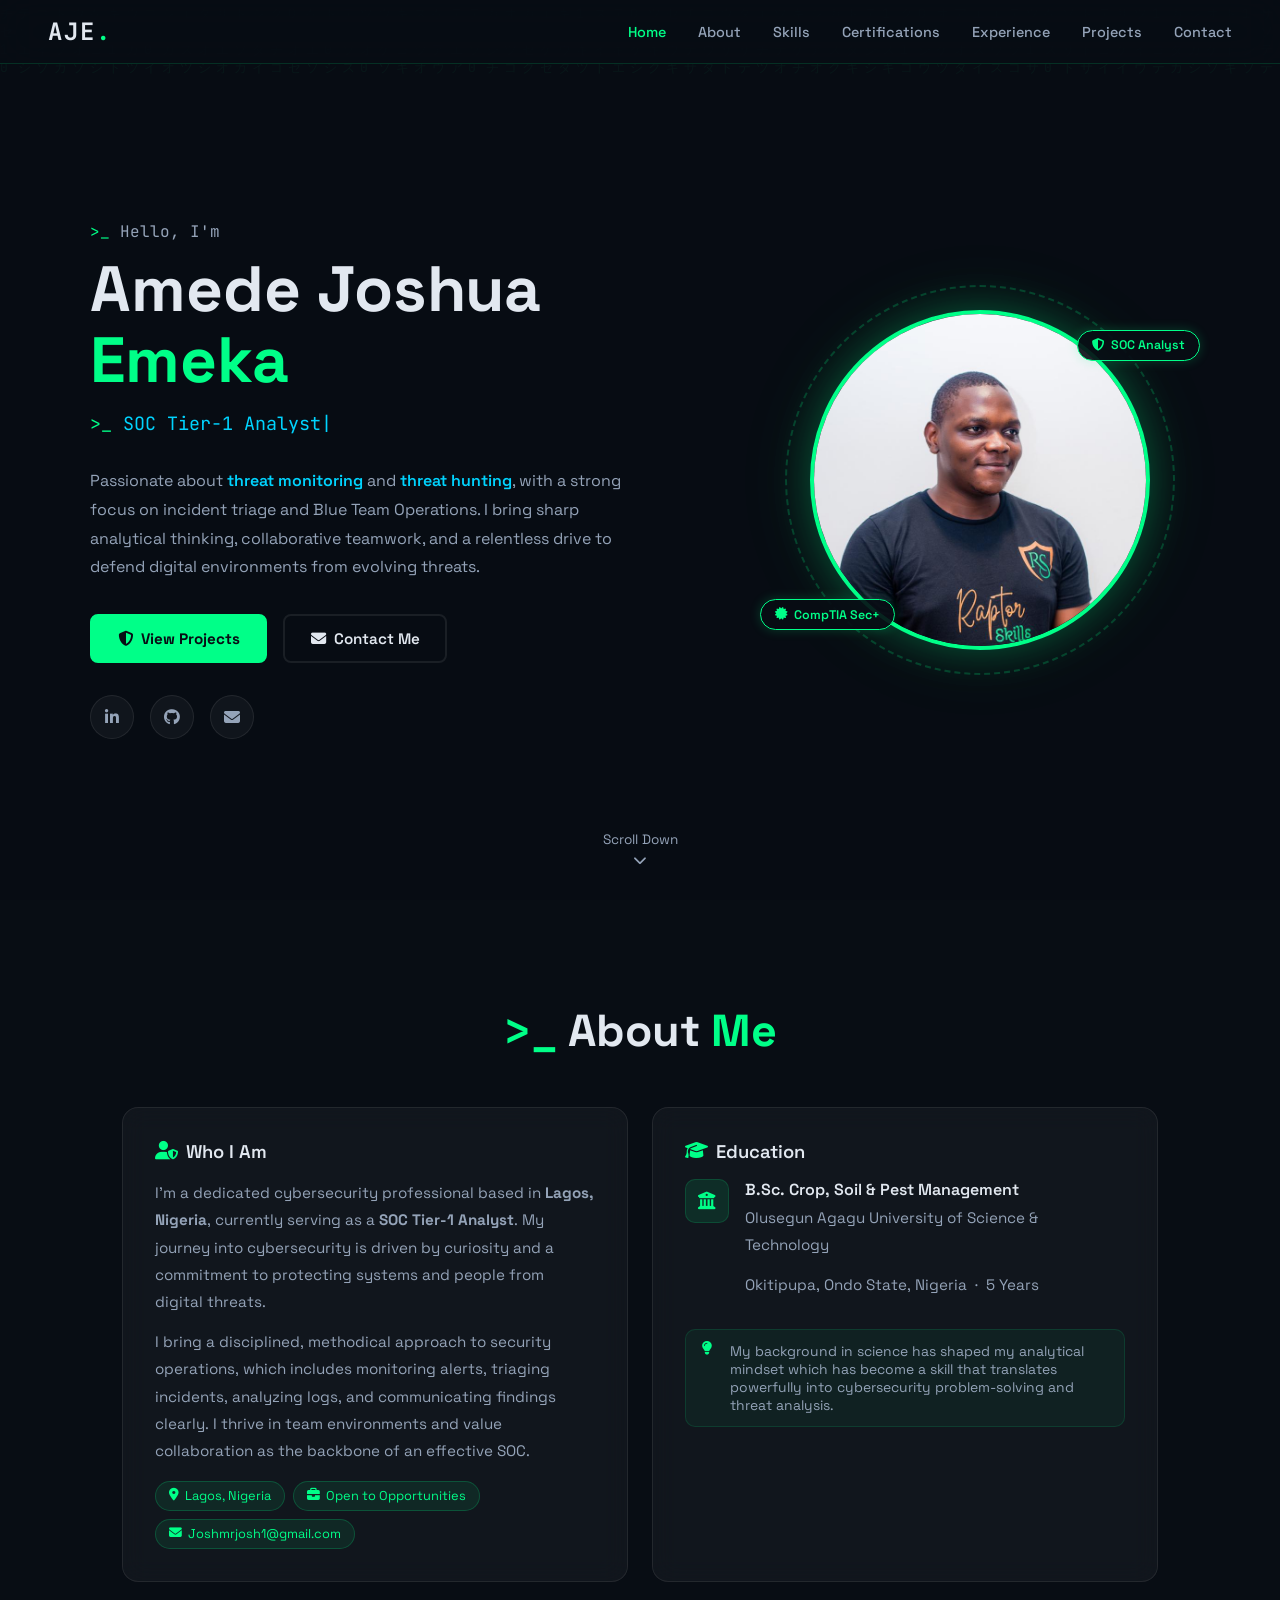
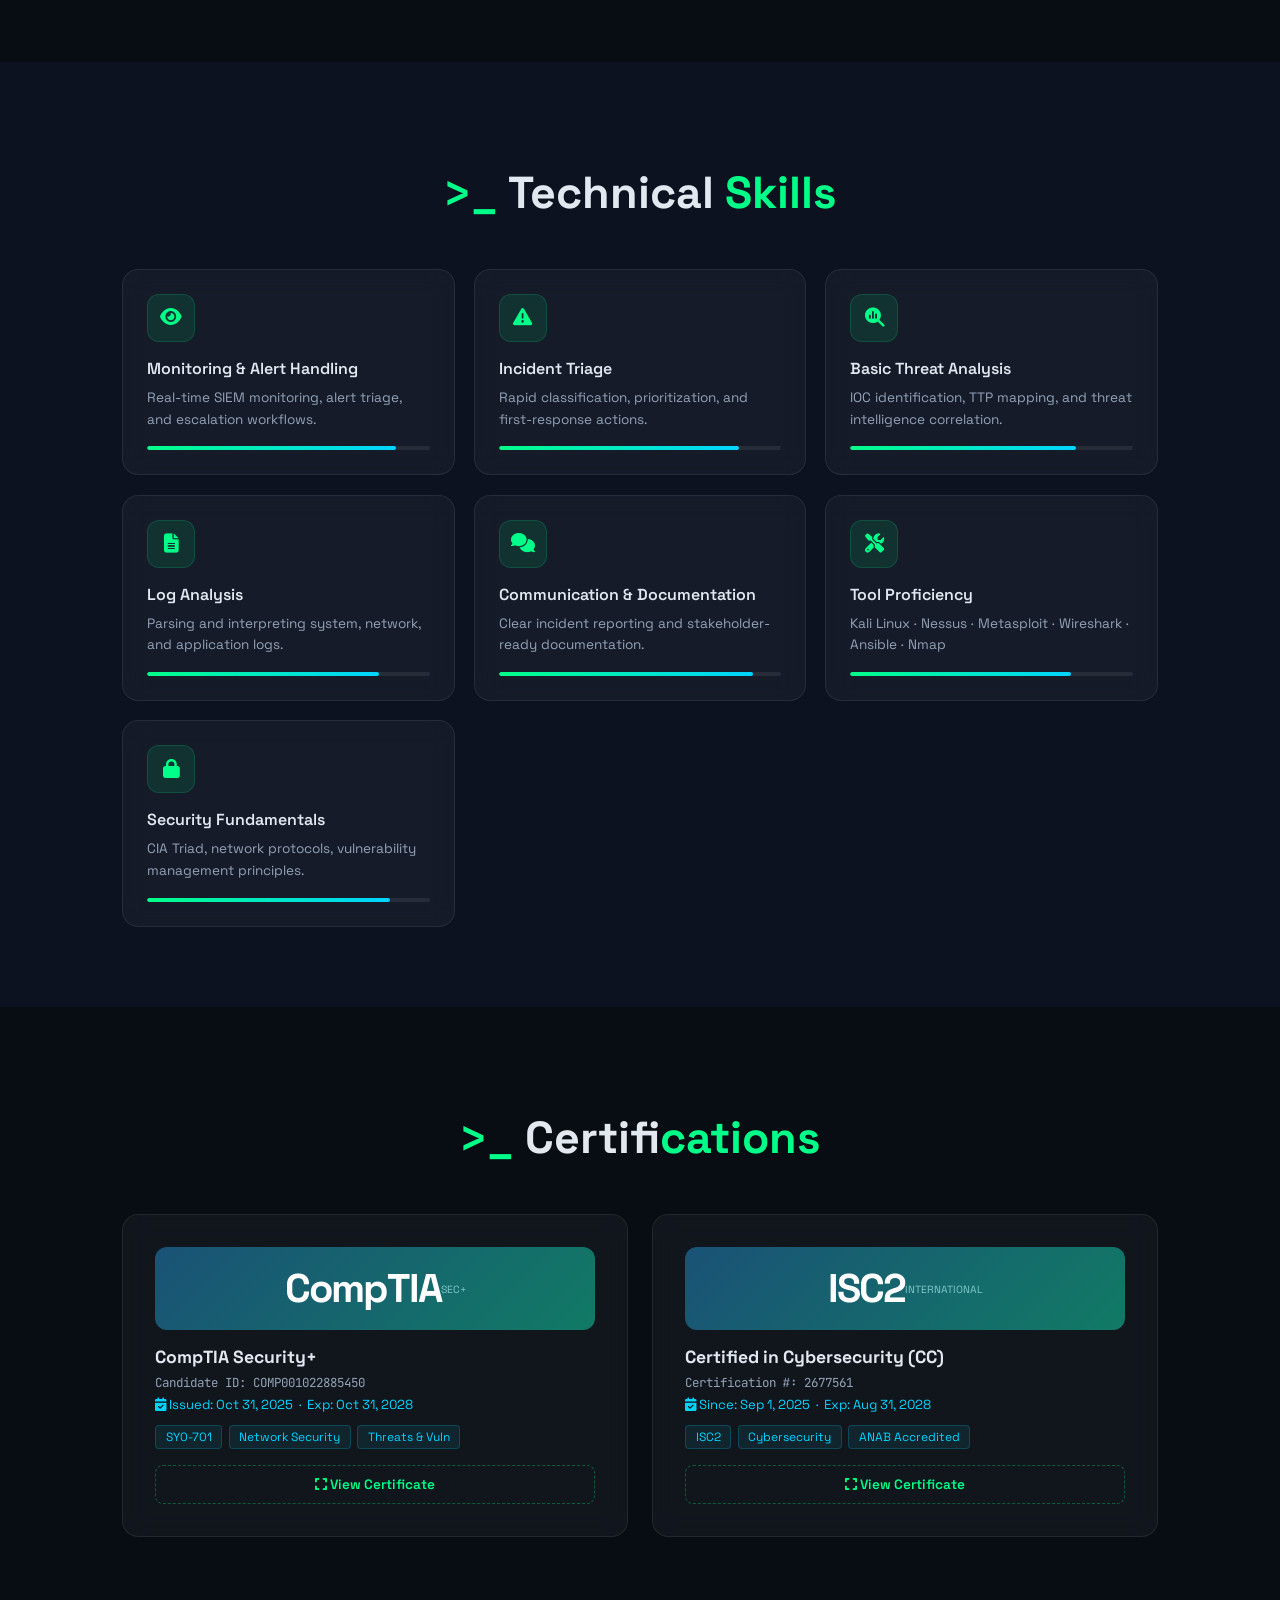
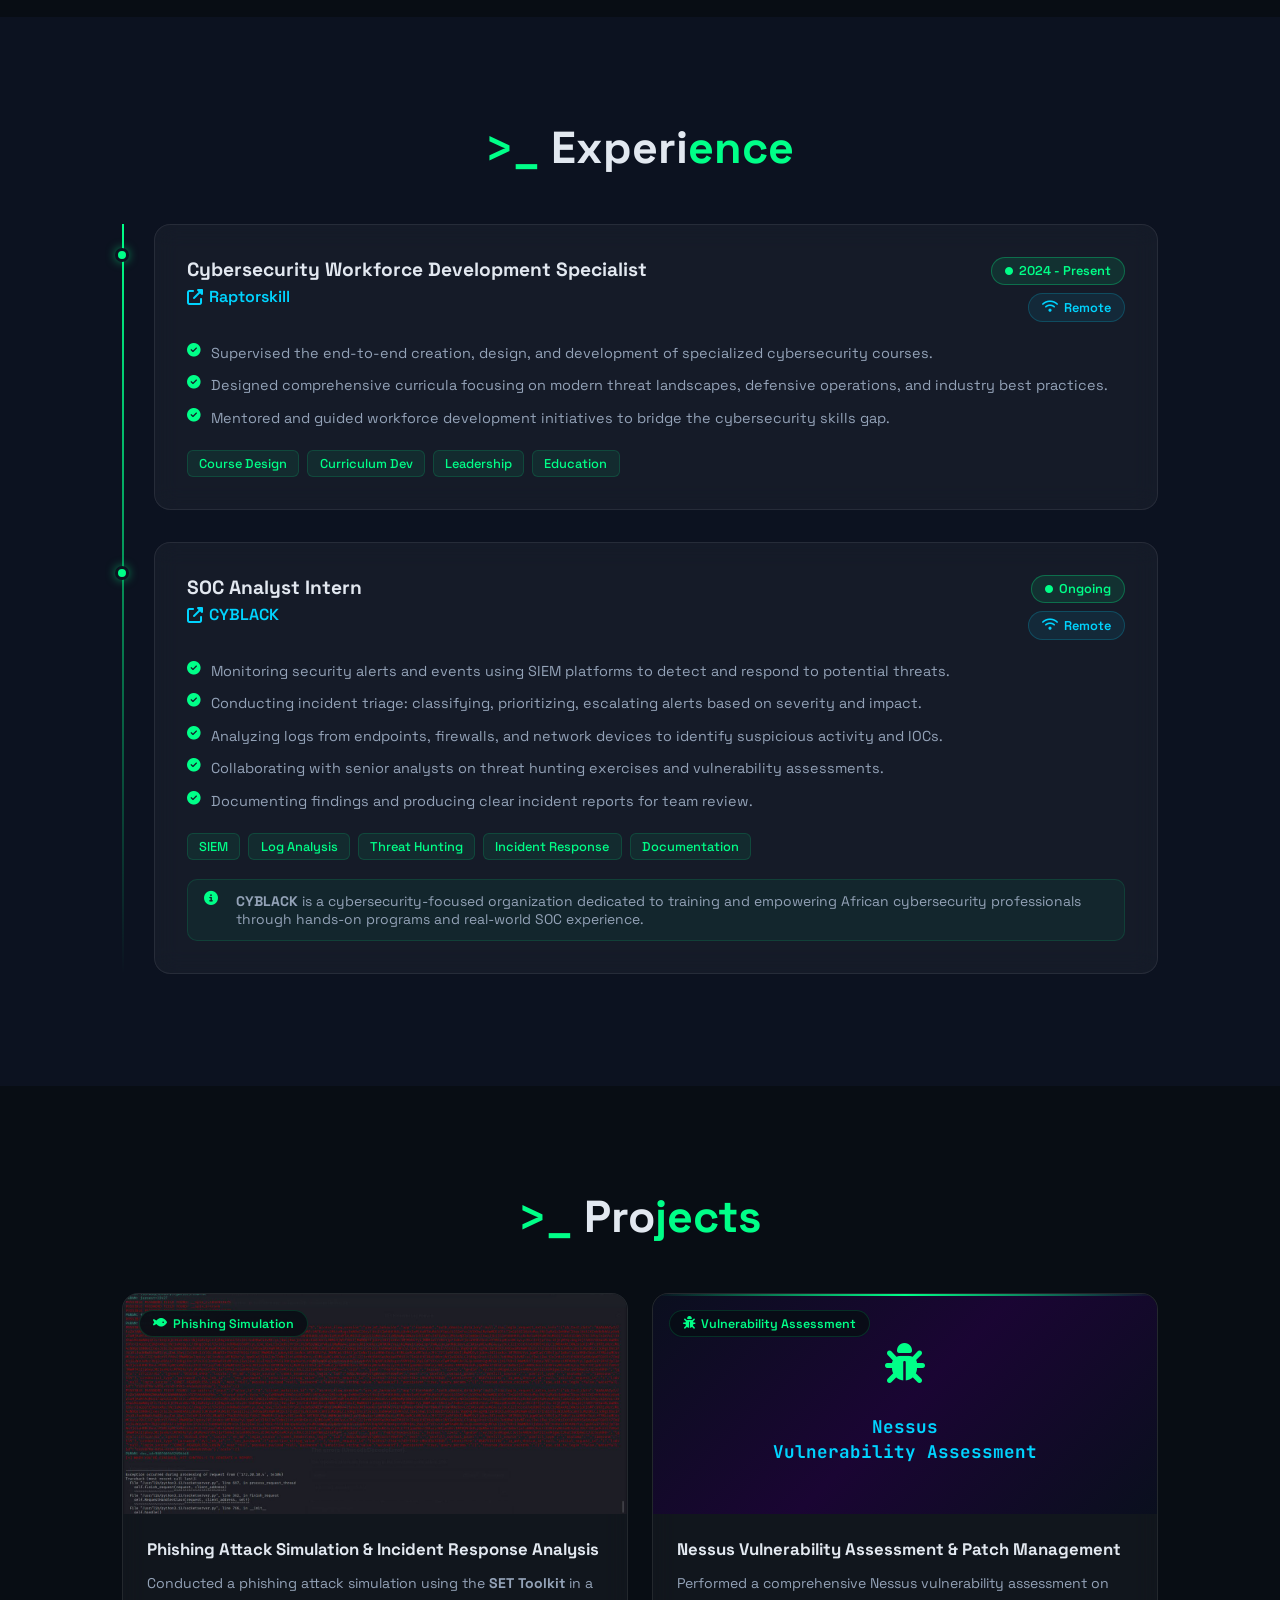
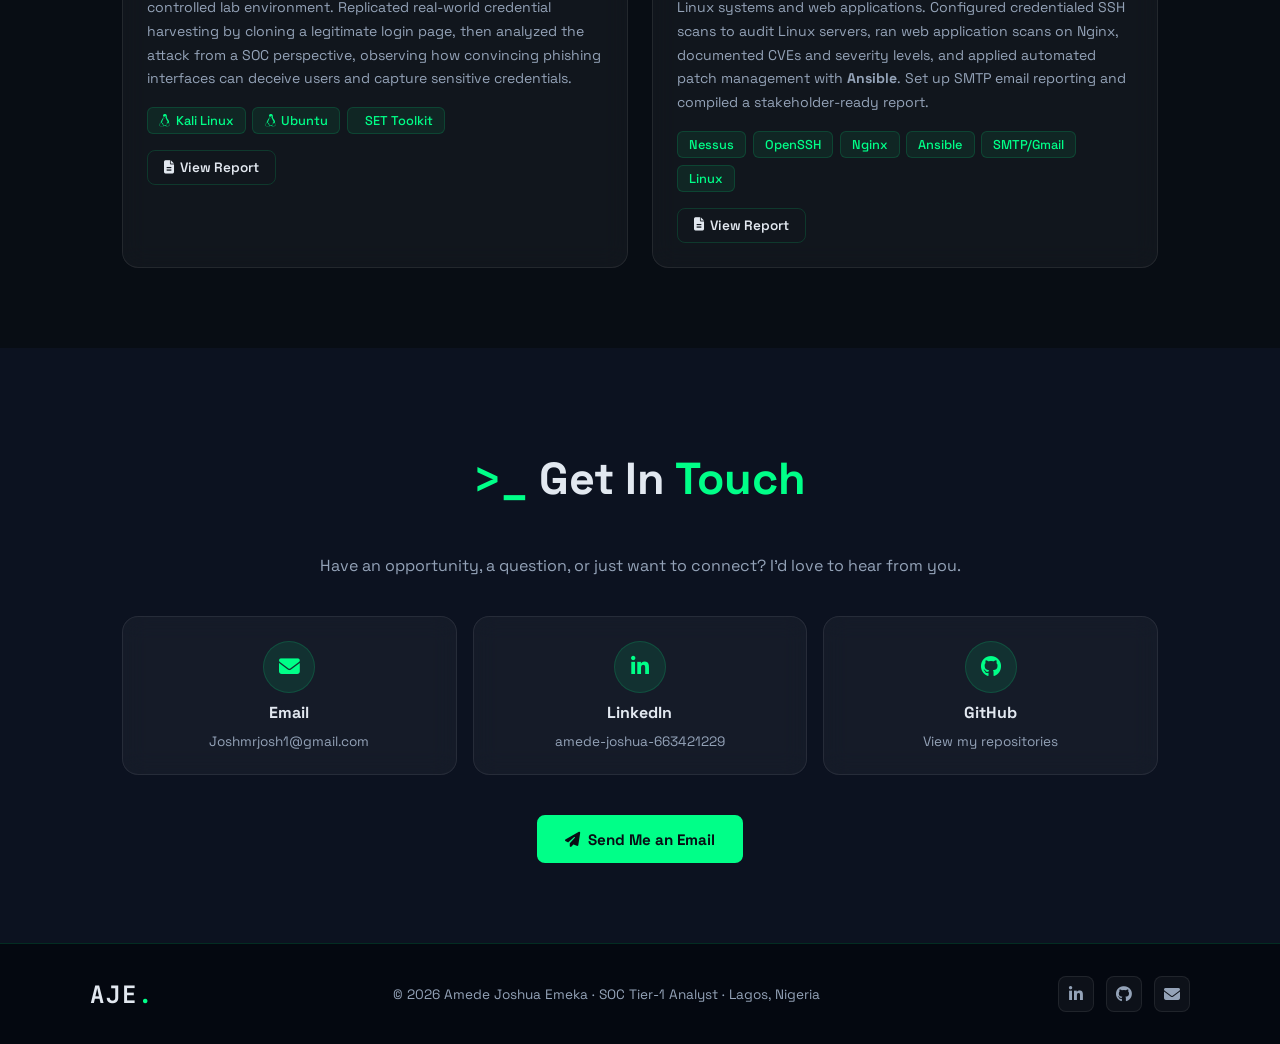
<file: index.html>
<!DOCTYPE html>
<html lang="en">
<head>
<meta charset="UTF-8">
<meta name="viewport" content="width=device-width, initial-scale=1.0">
<title>Amede Joshua Emeka | SOC Tier-1 Analyst</title>
<meta name="description" content="Cybersecurity professional specializing in threat monitoring, incident triage, and SOC operations. CompTIA Security+ and ISC2 CC certified.">
<link rel="preconnect" href="https://fonts.googleapis.com">
<link href="https://fonts.googleapis.com/css2?family=JetBrains+Mono:wght@400;700&family=Space+Grotesk:wght@300;400;500;600;700&display=swap" rel="stylesheet">
<link rel="stylesheet" href="https://cdnjs.cloudflare.com/ajax/libs/font-awesome/6.5.0/css/all.min.css">
<link rel="stylesheet" href="style.css">
</head>
<body>
<canvas id="matrix-canvas"></canvas>

<!-- NAV -->
<nav id="navbar">
  <a href="#home" class="nav-logo">AJE<span>.</span></a>
  <ul class="nav-links">
    <li><a href="#home">Home</a></li>
    <li><a href="#about">About</a></li>
    <li><a href="#skills">Skills</a></li>
    <li><a href="#certs">Certifications</a></li>
    <li><a href="#experience">Experience</a></li>
    <li><a href="#projects">Projects</a></li>
    <li><a href="#contact">Contact</a></li>
  </ul>
  <button class="hamburger" id="hamburger" aria-label="Menu">
    <span></span><span></span><span></span>
  </button>
</nav>

<!-- HERO -->
<section id="home" class="hero">
  <div class="hero-content">
    <div class="hero-text">
      <div class="hero-greeting">
        <span class="terminal-prefix">&gt;_ </span>Hello, I'm
      </div>
      <h1 class="hero-name">Amede Joshua<br><span class="accent">Emeka</span></h1>
      <div class="hero-role">
        <span class="terminal-prefix">&gt;_ </span>
        <span id="typed-text"></span><span class="cursor-blink">|</span>
      </div>
      <p class="hero-bio">
        Passionate about <span class="highlight">threat monitoring</span> and <span class="highlight">threat hunting</span>, 
        with a strong focus on incident triage and Blue Team Operations. I bring sharp analytical thinking, 
        collaborative teamwork, and a relentless drive to defend digital environments from evolving threats.
      </p>
      <div class="hero-buttons">
        <a href="#projects" class="btn-primary"><i class="fas fa-shield-halved"></i> View Projects</a>
        <a href="mailto:Joshmrjosh1@gmail.com" class="btn-secondary"><i class="fas fa-envelope"></i> Contact Me</a>
      </div>
      <div class="hero-socials">
        <a href="https://www.linkedin.com/in/amede-joshua-663421229" target="_blank" class="social-link" title="LinkedIn">
          <i class="fab fa-linkedin-in"></i>
        </a>
        <a href="https://github.com" target="_blank" class="social-link" title="GitHub">
          <i class="fab fa-github"></i>
        </a>
        <a href="mailto:Joshmrjosh1@gmail.com" class="social-link" title="Email">
          <i class="fas fa-envelope"></i>
        </a>
      </div>
    </div>
    <div class="hero-image-wrap"> 
      <div class="hex-ring"></div>
      <div class="profile-glow"></div>
      <img src="./photos/port1.jpeg" alt="Amede Joshua Emeka" class="profile-img" id="profile-img">
      <div class="badge-chip top-right"><i class="fas fa-shield-halved"></i> SOC Analyst</div>
      <div class="badge-chip bottom-left"><i class="fas fa-certificate"></i> CompTIA Sec+</div>
    </div>
  </div>
  <a href="#about" class="scroll-down">
    <span>Scroll Down</span>
    <i class="fas fa-chevron-down bounce"></i>
  </a>
</section>

<!-- ABOUT -->
<section id="about" class="section">
  <div class="container">
    <h2 class="section-title"><span class="terminal-prefix">&gt;_</span> About <span class="accent">Me</span></h2>
    <div class="about-grid">
      <div class="about-card glass">
        <h3><i class="fas fa-user-shield accent-icon"></i> Who I Am</h3>
        <p>I'm a dedicated cybersecurity professional based in <strong>Lagos, Nigeria</strong>, currently serving as a 
        <strong>SOC Tier-1 Analyst</strong>. My journey into cybersecurity is driven by curiosity and a 
        commitment to protecting systems and people from digital threats.</p>
        <p>I bring a disciplined, methodical approach to security operations, which includes monitoring alerts, triaging incidents, 
        analyzing logs, and communicating findings clearly. I thrive in team environments and value collaboration 
        as the backbone of an effective SOC.</p>
        <div class="info-chips">
          <span class="chip"><i class="fas fa-map-marker-alt"></i> Lagos, Nigeria</span>
          <span class="chip"><i class="fas fa-briefcase"></i> Open to Opportunities</span>
          <span class="chip"><i class="fas fa-envelope"></i> Joshmrjosh1@gmail.com</span>
        </div>
      </div>
      <div class="about-card glass">
        <h3><i class="fas fa-graduation-cap accent-icon"></i> Education</h3>
        <div class="edu-item">
          <div class="edu-icon"><i class="fas fa-university"></i></div>
          <div class="edu-info">
            <h4>B.Sc. Crop, Soil & Pest Management</h4>
            <p class="edu-school">Olusegun Agagu University of Science & Technology</p>
            <p class="edu-sub">Okitipupa, Ondo State, Nigeria &nbsp;·&nbsp; 5 Years</p>
          </div>
        </div>
        <div class="edu-note glass-inner">
          <i class="fas fa-lightbulb accent-icon"></i>
          <span>My background in science has shaped my analytical mindset which has become a skill that translates 
          powerfully into cybersecurity problem-solving and threat analysis.</span>
        </div>
      </div>
    </div>
  </div>
</section>

<!-- SKILLS -->
<section id="skills" class="section section-dark">
  <div class="container">
    <h2 class="section-title"><span class="terminal-prefix">&gt;_</span> Technical <span class="accent">Skills</span></h2>
    <div class="skills-grid">
      <div class="skill-card glass">
        <div class="skill-icon"><i class="fas fa-eye"></i></div>
        <h4>Monitoring & Alert Handling</h4>
        <p>Real-time SIEM monitoring, alert triage, and escalation workflows.</p>
        <div class="skill-bar"><div class="skill-fill" data-width="88"></div></div>
      </div>
      <div class="skill-card glass">
        <div class="skill-icon"><i class="fas fa-triangle-exclamation"></i></div>
        <h4>Incident Triage</h4>
        <p>Rapid classification, prioritization, and first-response actions.</p>
        <div class="skill-bar"><div class="skill-fill" data-width="85"></div></div>
      </div>
      <div class="skill-card glass">
        <div class="skill-icon"><i class="fas fa-magnifying-glass-chart"></i></div>
        <h4>Basic Threat Analysis</h4>
        <p>IOC identification, TTP mapping, and threat intelligence correlation.</p>
        <div class="skill-bar"><div class="skill-fill" data-width="80"></div></div>
      </div>
      <div class="skill-card glass">
        <div class="skill-icon"><i class="fas fa-file-lines"></i></div>
        <h4>Log Analysis</h4>
        <p>Parsing and interpreting system, network, and application logs.</p>
        <div class="skill-bar"><div class="skill-fill" data-width="82"></div></div>
      </div>
      <div class="skill-card glass">
        <div class="skill-icon"><i class="fas fa-comments"></i></div>
        <h4>Communication & Documentation</h4>
        <p>Clear incident reporting and stakeholder-ready documentation.</p>
        <div class="skill-bar"><div class="skill-fill" data-width="90"></div></div>
      </div>
      <div class="skill-card glass">
        <div class="skill-icon"><i class="fas fa-tools"></i></div>
        <h4>Tool Proficiency</h4>
        <p>Kali Linux · Nessus · Metasploit · Wireshark · Ansible · Nmap</p>
        <div class="skill-bar"><div class="skill-fill" data-width="78"></div></div>
      </div>
      <div class="skill-card glass">
        <div class="skill-icon"><i class="fas fa-lock"></i></div>
        <h4>Security Fundamentals</h4>
        <p>CIA Triad, network protocols, vulnerability management principles.</p>
        <div class="skill-bar"><div class="skill-fill" data-width="86"></div></div>
      </div>
    </div>
  </div>
</section>

<!-- CERTIFICATIONS -->
<section id="certs" class="section">
  <div class="container">
    <h2 class="section-title"><span class="terminal-prefix">&gt;_</span> Certifi<span class="accent">cations</span></h2>
    <div class="certs-grid">
      <div class="cert-card glass" onclick="openModal('modal-comptia', './photos/Screenshot 2026-05-05 120844.png')">
  <div class="cert-logo" style="background:linear-gradient(135deg,#1a5276,#117a65);border-radius:12px;padding:1rem;text-align:center;">
          <span style="font-size:2.5rem;font-weight:900;color:#fff;letter-spacing:-2px;">CompTIA</span>
          <div style="font-size:0.65rem;color:#7ec8c8;margin-top:2px;">SEC+</div>
        </div>
        <div class="cert-info">
          <h3>CompTIA Security+</h3>
          <p class="cert-id">Candidate ID: COMP001022885450</p>
          <p class="cert-date"><i class="fas fa-calendar-check"></i> Issued: Oct 31, 2025 &nbsp;·&nbsp; Exp: Oct 31, 2028</p>
          <div class="cert-tags">
            <span class="ctag">SY0-701</span>
            <span class="ctag">Network Security</span>
            <span class="ctag">Threats &amp; Vuln</span>
          </div>
        </div>
        <div class="cert-view"><i class="fas fa-expand"></i> View Certificate</div>
      </div>
      <div class="cert-card glass" onclick="openModal('modal-isc2', './photos/cert.jpeg')">
        <div class="cert-logo" style="background:linear-gradient(135deg,#1a5276,#117a65);border-radius:12px;padding:1rem;text-align:center;">
          <span style="font-size:2.5rem;font-weight:900;color:#fff;letter-spacing:-2px;">ISC2</span>
          <div style="font-size:0.65rem;color:#7ec8c8;margin-top:2px;">INTERNATIONAL</div>
        </div>
        <div class="cert-info">
          <h3>Certified in Cybersecurity (CC)</h3>
          <p class="cert-id">Certification #: 2677561</p>
          <p class="cert-date"><i class="fas fa-calendar-check"></i> Since: Sep 1, 2025 &nbsp;·&nbsp; Exp: Aug 31, 2028</p>
          <div class="cert-tags">
            <span class="ctag">ISC2</span>
            <span class="ctag">Cybersecurity</span>
            <span class="ctag">ANAB Accredited</span>
          </div>
        </div>
        <div class="cert-view"><i class="fas fa-expand"></i> View Certificate</div>
      </div>
    </div>
  </div>
</section>

<!-- EXPERIENCE -->
<section id="experience" class="section section-dark">
  <div class="container">
    <h2 class="section-title"><span class="terminal-prefix">&gt;_</span> Experi<span class="accent">ence</span></h2>
    <div class="timeline">
      <div class="timeline-item">
        <div class="timeline-dot"></div>
        <div class="timeline-card glass">
          <div class="exp-header">
            <div>
              <h3>Cybersecurity Workforce Development Specialist</h3>
              <p class="exp-company">
                <a href="http://www.raptorskills.com/" target="_blank" class="company-link">
                  <i class="fas fa-external-link-alt"></i> Raptorskill
                </a>
              </p>
            </div>
            <div class="exp-meta">
              <span class="badge-status pulse"><i class="fas fa-circle"></i> 2024 - Present</span>
              <span class="badge-remote"><i class="fas fa-wifi"></i> Remote</span>
            </div>
          </div>
          <ul class="exp-list">
            <li><i class="fas fa-check-circle"></i> Supervised the end-to-end creation, design, and development of specialized cybersecurity courses.</li>
            <li><i class="fas fa-check-circle"></i> Designed comprehensive curricula focusing on modern threat landscapes, defensive operations, and industry best practices.</li>
            <li><i class="fas fa-check-circle"></i> Mentored and guided workforce development initiatives to bridge the cybersecurity skills gap.</li>
          </ul>
          <div class="exp-tools">
            <span class="tool-tag">Course Design</span>
            <span class="tool-tag">Curriculum Dev</span>
            <span class="tool-tag">Leadership</span>
            <span class="tool-tag">Education</span>
          </div>
        </div>
      </div>
      
      <div class="timeline-item">
        <div class="timeline-dot"></div>
        <div class="timeline-card glass">
          <div class="exp-header">
            <div>
              <h3>SOC Analyst Intern</h3>
              <p class="exp-company">
                <a href="https://www.cyblack.org/" target="_blank" class="company-link">
                  <i class="fas fa-external-link-alt"></i> CYBLACK
                </a>
              </p>
            </div>
            <div class="exp-meta">
              <span class="badge-status pulse"><i class="fas fa-circle"></i> Ongoing</span>
              <span class="badge-remote"><i class="fas fa-wifi"></i> Remote</span>
            </div>
          </div>
          <ul class="exp-list">
            <li><i class="fas fa-check-circle"></i> Monitoring security alerts and events using SIEM platforms to detect and respond to potential threats.</li>
            <li><i class="fas fa-check-circle"></i> Conducting incident triage: classifying, prioritizing, escalating alerts based on severity and impact.</li>
            <li><i class="fas fa-check-circle"></i> Analyzing logs from endpoints, firewalls, and network devices to identify suspicious activity and IOCs.</li>
            <li><i class="fas fa-check-circle"></i> Collaborating with senior analysts on threat hunting exercises and vulnerability assessments.</li>
            <li><i class="fas fa-check-circle"></i> Documenting findings and producing clear incident reports for team review.</li>
          </ul>
          <div class="exp-tools">
            <span class="tool-tag">SIEM</span>
            <span class="tool-tag">Log Analysis</span>
            <span class="tool-tag">Threat Hunting</span>
            <span class="tool-tag">Incident Response</span>
            <span class="tool-tag">Documentation</span>
          </div>
          <div class="cyblack-about glass-inner">
            <i class="fas fa-info-circle accent-icon"></i>
            <span><strong>CYBLACK</strong> is a cybersecurity-focused organization dedicated to training and empowering African cybersecurity professionals through hands-on programs and real-world SOC experience.</span>
          </div>
        </div>
      </div>
    </div>
  </div>
</section>

<!-- PROJECTS -->
<section id="projects" class="section">
  <div class="container">
    <h2 class="section-title"><span class="terminal-prefix">&gt;_</span> Pro<span class="accent">jects</span></h2>
    <div class="projects-grid">
      <!-- Project 1 -->
      <div class="project-card glass">
        <div class="project-img-wrap">
          <img src="./photos/fm.jpeg" alt="Phishing Simulation" class="project-img">
          <div class="project-overlay">
            <span class="proj-category"><i class="fas fa-fish"></i> Phishing Simulation</span>
          </div>
        </div>
        <div class="project-body">
          <h3>Phishing Attack Simulation &amp; Incident Response Analysis</h3>
          <p>Conducted a phishing attack simulation using the <strong>SET Toolkit</strong> in a controlled lab environment. 
          Replicated real-world credential harvesting by cloning a legitimate login page, then analyzed the attack 
          from a SOC perspective, observing how convincing phishing interfaces can deceive users and capture sensitive credentials.</p>
          <div class="project-tools">
            <span class="tool-tag"><i class="fab fa-linux"></i> Kali Linux</span>
            <span class="tool-tag"><i class="fab fa-linux"></i> Ubuntu</span>
            <span class="tool-tag"><i class="fas fa-toolkit"></i> SET Toolkit</span>
          </div>
          <div class="project-links">
            <a href="#" class="proj-btn"><i class="fas fa-file-alt"></i> View Report</a>
          </div>
        </div>
      </div>
      <!-- Project 2 -->
      <div class="project-card glass">
        <div class="project-img-wrap nessus-banner">
          <div class="nessus-art">
            <div class="scan-line"></div>
            <div class="nessus-title"><i class="fas fa-bug"></i><br>Nessus<br>Vulnerability Assessment</div>
          </div>
          <div class="project-overlay">
            <span class="proj-category"><i class="fas fa-bug"></i> Vulnerability Assessment</span>
          </div>
        </div>
        <div class="project-body">
          <h3>Nessus Vulnerability Assessment &amp; Patch Management</h3>
          <p>Performed a comprehensive Nessus vulnerability assessment on Linux systems and web applications. 
          Configured credentialed SSH scans to audit Linux servers, ran web application scans on Nginx, 
          documented CVEs and severity levels, and applied automated patch management with <strong>Ansible</strong>. 
          Set up SMTP email reporting and compiled a stakeholder-ready report.</p>
          <div class="project-tools">
            <span class="tool-tag">Nessus</span>
            <span class="tool-tag">OpenSSH</span>
            <span class="tool-tag">Nginx</span>
            <span class="tool-tag">Ansible</span>
            <span class="tool-tag">SMTP/Gmail</span>
            <span class="tool-tag">Linux</span>
          </div>
          <div class="project-links">
            <a href="#" class="proj-btn"><i class="fas fa-file-alt"></i> View Report</a>
          </div>
        </div>
      </div>
    </div>
  </div>
</section>

<!-- CONTACT -->
<section id="contact" class="section section-dark">
  <div class="container contact-container">
    <h2 class="section-title"><span class="terminal-prefix">&gt;_</span> Get In <span class="accent">Touch</span></h2>
    <p class="contact-sub">Have an opportunity, a question, or just want to connect? I'd love to hear from you.</p>
    <div class="contact-grid">
      <a href="mailto:Joshmrjosh1@gmail.com" class="contact-card glass">
        <div class="contact-icon"><i class="fas fa-envelope"></i></div>
        <h4>Email</h4>
        <p>Joshmrjosh1@gmail.com</p>
      </a>
      <a href="https://www.linkedin.com/in/amede-joshua-663421229" target="_blank" class="contact-card glass">
        <div class="contact-icon"><i class="fab fa-linkedin-in"></i></div>
        <h4>LinkedIn</h4>
        <p>amede-joshua-663421229</p>
      </a>
      <a href="https://github.com" target="_blank" class="contact-card glass">
        <div class="contact-icon"><i class="fab fa-github"></i></div>
        <h4>GitHub</h4>
        <p>View my repositories</p>
      </a>
    </div>
    <a href="mailto:Joshmrjosh1@gmail.com" class="btn-primary contact-cta">
      <i class="fas fa-paper-plane"></i> Send Me an Email
    </a>
  </div>
</section>

<!-- FOOTER -->
<footer>
  <div class="footer-inner">
    <span class="nav-logo">AJE<span>.</span></span>
    <p>&copy; 2026 Amede Joshua Emeka · SOC Tier-1 Analyst · Lagos, Nigeria</p>
    <div class="footer-socials">
      <a href="https://www.linkedin.com/in/amede-joshua-663421229" target="_blank"><i class="fab fa-linkedin-in"></i></a>
      <a href="https://github.com" target="_blank"><i class="fab fa-github"></i></a>
      <a href="mailto:Joshmrjosh1@gmail.com"><i class="fas fa-envelope"></i></a>
    </div>
  </div>
</footer>

<!-- MODALS -->
<div class="modal-overlay" id="modal-comptia" onclick="closeModal('modal-comptia')">
  <div class="modal-box" onclick="event.stopPropagation()">
    <button class="modal-close" onclick="closeModal('modal-comptia')">&times;</button>
    <img src="/photos/Screenshot%202026-05-05%20120844.png" alt="CompTIA Security+ Certificate" style="width:100%;border-radius:8px;">
  </div>
</div>
<div class="modal-overlay" id="modal-isc2" onclick="closeModal('modal-isc2')">
  <div class="modal-box" onclick="event.stopPropagation()">
    <button class="modal-close" onclick="closeModal('modal-isc2')">&times;</button>
    <img src="/photos/cert.jpeg" alt="ISC2 CC Certificate" style="width:100%;border-radius:8px;">
  </div>
</div>



<script src="script.js"></script>
</body>
</html>
</file>
<file: style.css>
/* ===== RESET & BASE ===== */
*, *::before, *::after { box-sizing: border-box; margin: 0; padding: 0; }

:root {
  --bg: #080d14;
  --bg2: #0c1220;
  --bg3: #111827;
  --green: #00ff88;
  --green2: #00cc6a;
  --cyan: #00d4ff;
  --purple: #7c3aed;
  --text: #e2e8f0;
  --text-dim: #94a3b8;
  --border: rgba(0,255,136,0.15);
  --glass: rgba(255,255,255,0.04);
  --glass-border: rgba(255,255,255,0.08);
  --radius: 16px;
  --shadow: 0 8px 32px rgba(0,0,0,0.4);
}

html { scroll-behavior: smooth; }

body {
  font-family: 'Space Grotesk', sans-serif;
  background: var(--bg);
  color: var(--text);
  overflow-x: hidden;
  font-style: normal;
}

#matrix-canvas {
  position: fixed;
  top: 0; left: 0;
  width: 100%; height: 100%;
  z-index: 0;
  opacity: 0.04;
  pointer-events: none;
}

.accent { color: var(--green); }
.accent-icon { color: var(--green); margin-right: 8px; }
.highlight { color: var(--cyan); font-weight: 600; }
.terminal-prefix { color: var(--green); font-family: 'JetBrains Mono', monospace; }

/* ===== NAV ===== */
#navbar {
  position: fixed; top: 0; left: 0; right: 0; z-index: 1000;
  display: flex; align-items: center; justify-content: space-between;
  padding: 1rem 3rem;
  background: rgba(8,13,20,0.85);
  backdrop-filter: blur(20px);
  border-bottom: 1px solid var(--border);
  transition: all 0.3s;
}
#navbar.scrolled { padding: 0.6rem 3rem; }
.nav-logo {
  font-family: 'JetBrains Mono', monospace;
  font-size: 1.5rem; font-weight: 700;
  color: var(--text); text-decoration: none;
  letter-spacing: 2px;
}
.nav-logo span { color: var(--green); }
.nav-links { display: flex; gap: 2rem; list-style: none; }
.nav-links a {
  color: var(--text-dim); text-decoration: none;
  font-size: 0.9rem; font-weight: 500;
  transition: color 0.2s; position: relative;
}
.nav-links a::after {
  content: ''; position: absolute; bottom: -4px; left: 0;
  width: 0; height: 2px; background: var(--green);
  transition: width 0.3s;
}
.nav-links a:hover { color: var(--green); }
.nav-links a:hover::after { width: 100%; }
.hamburger { display: none; flex-direction: column; gap: 5px; background: none; border: none; cursor: pointer; padding: 4px; }
.hamburger span { display: block; width: 24px; height: 2px; background: var(--text); border-radius: 2px; transition: all 0.3s; }

/* ===== SECTIONS ===== */
.section { position: relative; z-index: 1; padding: 100px 0 80px; }
.section-dark { background: var(--bg2); }
.container { max-width: 1100px; margin: 0 auto; padding: 0 2rem; }

.section-title {
  font-size: clamp(2rem, 4vw, 2.8rem);
  font-weight: 700; margin-bottom: 3rem;
  text-align: center;
}

/* ===== GLASS ===== */
.glass {
  background: var(--glass);
  border: 1px solid var(--glass-border);
  backdrop-filter: blur(12px);
  border-radius: var(--radius);
}
.glass-inner {
  background: rgba(0,255,136,0.05);
  border: 1px solid rgba(0,255,136,0.12);
  border-radius: 10px;
  padding: 0.75rem 1rem;
  display: flex; align-items: flex-start; gap: 0.6rem;
  font-size: 0.87rem; color: var(--text-dim); margin-top: 1.2rem;
}

/* ===== HERO ===== */
.hero {
  min-height: 100vh; display: flex; flex-direction: column;
  justify-content: center; padding: 120px 3rem 60px;
  position: relative; z-index: 1;
}
.hero-content {
  max-width: 1100px; margin: 0 auto; width: 100%;
  display: grid; grid-template-columns: 1fr 420px; gap: 4rem; align-items: center;
}
.hero-greeting {
  font-family: 'JetBrains Mono', monospace;
  color: var(--text-dim); font-size: 1rem; margin-bottom: 0.75rem;
}
.hero-name {
  font-size: clamp(2.6rem, 5vw, 4rem); font-weight: 700;
  line-height: 1.1; margin-bottom: 1rem;
}
.hero-role {
  font-family: 'JetBrains Mono', monospace;
  font-size: 1.15rem; color: var(--cyan); margin-bottom: 1.5rem;
  min-height: 2rem;
}
.cursor-blink { animation: blink 1s step-end infinite; }
@keyframes blink { 50% { opacity: 0; } }
.hero-bio {
  color: var(--text-dim); line-height: 1.8; font-size: 1rem;
  max-width: 540px; margin-bottom: 2rem;
}
.hero-buttons { display: flex; gap: 1rem; flex-wrap: wrap; margin-bottom: 2rem; }
.btn-primary {
  display: inline-flex; align-items: center; gap: 0.5rem;
  background: var(--green); color: #080d14;
  padding: 0.8rem 1.6rem; border-radius: 8px;
  font-weight: 700; font-size: 0.95rem; text-decoration: none;
  transition: all 0.25s; border: 2px solid var(--green);
}
.btn-primary:hover { background: transparent; color: var(--green); box-shadow: 0 0 20px rgba(0,255,136,0.3); }
.btn-secondary {
  display: inline-flex; align-items: center; gap: 0.5rem;
  background: transparent; color: var(--text);
  padding: 0.8rem 1.6rem; border-radius: 8px;
  font-weight: 600; font-size: 0.95rem; text-decoration: none;
  border: 2px solid var(--glass-border); transition: all 0.25s;
}
.btn-secondary:hover { border-color: var(--cyan); color: var(--cyan); }
.hero-socials { display: flex; gap: 1rem; }
.social-link {
  width: 44px; height: 44px; border-radius: 50%;
  background: var(--glass); border: 1px solid var(--glass-border);
  display: flex; align-items: center; justify-content: center;
  color: var(--text-dim); text-decoration: none; font-size: 1rem;
  transition: all 0.25s;
}
.social-link:hover { background: var(--green); color: #080d14; border-color: var(--green); transform: translateY(-3px); }

/* HERO IMAGE */
.hero-image-wrap {
  position: relative; display: flex; justify-content: center; align-items: center;
}
.profile-img {
  width: 340px; height: 340px; object-fit: cover; object-position: top;
  border-radius: 50%; position: relative; z-index: 2;
  border: 4px solid var(--green);
  box-shadow: 0 0 40px rgba(0,255,136,0.25), 0 0 80px rgba(0,255,136,0.1);
  transition: transform 0.3s;
}
.profile-img:hover { transform: scale(1.03); }
.profile-glow {
  position: absolute; width: 360px; height: 360px; border-radius: 50%;
  background: radial-gradient(circle, rgba(0,255,136,0.15) 0%, transparent 70%);
  z-index: 1; animation: pulse-glow 3s ease-in-out infinite;
}
@keyframes pulse-glow { 0%,100% { transform: scale(1); opacity: 0.8; } 50% { transform: scale(1.1); opacity: 1; } }
.hex-ring {
  position: absolute; width: 390px; height: 390px; border-radius: 50%;
  border: 2px dashed rgba(0,255,136,0.2);
  animation: spin-slow 20s linear infinite; z-index: 0;
}
@keyframes spin-slow { to { transform: rotate(360deg); } }
.badge-chip {
  position: absolute; z-index: 3;
  background: rgba(8,13,20,0.9); border: 1px solid var(--green);
  color: var(--green); padding: 0.4rem 0.9rem; border-radius: 20px;
  font-size: 0.78rem; font-weight: 600; display: flex; align-items: center; gap: 0.4rem;
  box-shadow: 0 0 12px rgba(0,255,136,0.2);
}
.top-right { top: 20px; right: -10px; }
.bottom-left { bottom: 20px; left: -10px; }

.scroll-down {
  position: absolute; bottom: 2rem; left: 50%; transform: translateX(-50%);
  color: var(--text-dim); text-decoration: none; font-size: 0.85rem;
  display: flex; flex-direction: column; align-items: center; gap: 0.4rem;
  transition: color 0.2s;
}
.scroll-down:hover { color: var(--green); }
.bounce { animation: bounce 2s ease-in-out infinite; }
@keyframes bounce { 0%,100% { transform: translateY(0); } 50% { transform: translateY(6px); } }

/* ===== ABOUT ===== */
.about-grid { display: grid; grid-template-columns: 1fr 1fr; gap: 1.5rem; }
.about-card { padding: 2rem; }
.about-card h3 { font-size: 1.15rem; font-weight: 600; margin-bottom: 1rem; display: flex; align-items: center; }
.about-card p { color: var(--text-dim); line-height: 1.8; font-size: 0.95rem; margin-bottom: 0.75rem; }
.info-chips { display: flex; flex-wrap: wrap; gap: 0.5rem; margin-top: 1rem; }
.chip {
  background: rgba(0,255,136,0.08); border: 1px solid rgba(0,255,136,0.2);
  color: var(--green); padding: 0.35rem 0.8rem; border-radius: 20px;
  font-size: 0.8rem; display: flex; align-items: center; gap: 0.4rem;
}
.edu-item { display: flex; gap: 1rem; align-items: flex-start; margin-bottom: 1rem; }
.edu-icon {
  width: 44px; height: 44px; border-radius: 10px;
  background: rgba(0,255,136,0.1); border: 1px solid var(--border);
  display: flex; align-items: center; justify-content: center;
  color: var(--green); font-size: 1.1rem; flex-shrink: 0;
}
.edu-info h4 { font-size: 1rem; font-weight: 600; margin-bottom: 0.25rem; }
.edu-school { color: var(--cyan); font-size: 0.88rem; margin-bottom: 0.2rem; }
.edu-sub { color: var(--text-dim); font-size: 0.82rem; }

/* ===== SKILLS ===== */
.skills-grid {
  display: grid; grid-template-columns: repeat(auto-fill, minmax(280px, 1fr)); gap: 1.2rem;
}
.skill-card {
  padding: 1.5rem; transition: transform 0.25s, border-color 0.25s;
  border-radius: var(--radius);
}
.skill-card:hover { transform: translateY(-5px); border-color: rgba(0,255,136,0.3); }
.skill-icon {
  width: 48px; height: 48px; border-radius: 12px;
  background: rgba(0,255,136,0.1); border: 1px solid var(--border);
  display: flex; align-items: center; justify-content: center;
  color: var(--green); font-size: 1.2rem; margin-bottom: 1rem;
}
.skill-card h4 { font-size: 1rem; font-weight: 600; margin-bottom: 0.5rem; }
.skill-card p { color: var(--text-dim); font-size: 0.85rem; line-height: 1.6; margin-bottom: 1rem; }
.skill-bar {
  height: 4px; background: rgba(255,255,255,0.08); border-radius: 4px; overflow: hidden;
}
.skill-fill {
  height: 100%; width: 0; background: linear-gradient(90deg, var(--green), var(--cyan));
  border-radius: 4px; transition: width 1.2s ease;
}

/* ===== CERTS ===== */
.certs-grid { display: grid; grid-template-columns: 1fr 1fr; gap: 1.5rem; }
.cert-card {
  padding: 2rem; cursor: pointer; transition: all 0.3s;
  display: flex; flex-direction: column; gap: 1rem;
}
.cert-card:hover { border-color: rgba(0,255,136,0.4); transform: translateY(-4px); box-shadow: 0 16px 40px rgba(0,255,136,0.1); }
.cert-logo { display: flex; align-items: center; justify-content: center; min-height: 60px; }
.cert-info h3 { font-size: 1.1rem; font-weight: 700; margin-bottom: 0.4rem; }
.cert-id { font-family: 'JetBrains Mono', monospace; font-size: 0.78rem; color: var(--text-dim); margin-bottom: 0.3rem; }
.cert-date { font-size: 0.82rem; color: var(--cyan); margin-bottom: 0.75rem; }
.cert-tags { display: flex; flex-wrap: wrap; gap: 0.4rem; }
.ctag {
  background: rgba(0,212,255,0.08); border: 1px solid rgba(0,212,255,0.2);
  color: var(--cyan); padding: 0.2rem 0.6rem; border-radius: 4px; font-size: 0.75rem;
}
.cert-view {
  text-align: center; padding: 0.6rem; border-radius: 8px;
  border: 1px dashed rgba(0,255,136,0.3); color: var(--green);
  font-size: 0.85rem; font-weight: 600; transition: all 0.2s;
}
.cert-card:hover .cert-view { background: rgba(0,255,136,0.1); }

/* ===== TIMELINE / EXPERIENCE ===== */
.timeline { position: relative; padding-left: 2rem; }
.timeline::before {
  content: ''; position: absolute; left: 0; top: 0; bottom: 0;
  width: 2px; background: linear-gradient(to bottom, var(--green), transparent);
}
.timeline-item { position: relative; margin-bottom: 2rem; }
.timeline-dot {
  position: absolute; left: -2.45rem; top: 1.5rem;
  width: 14px; height: 14px; border-radius: 50%;
  background: var(--green); border: 3px solid var(--bg2);
  box-shadow: 0 0 10px rgba(0,255,136,0.5);
}
.timeline-card { padding: 2rem; }
.exp-header { display: flex; justify-content: space-between; align-items: flex-start; margin-bottom: 1.2rem; flex-wrap: wrap; gap: 1rem; }
.exp-header h3 { font-size: 1.2rem; font-weight: 700; margin-bottom: 0.3rem; }
.company-link { color: var(--cyan); text-decoration: none; font-size: 1rem; font-weight: 600; display: flex; align-items: center; gap: 0.4rem; }
.company-link:hover { color: var(--green); }
.exp-meta { display: flex; flex-direction: column; gap: 0.5rem; align-items: flex-end; }
.badge-status {
  background: rgba(0,255,136,0.1); border: 1px solid rgba(0,255,136,0.3);
  color: var(--green); padding: 0.3rem 0.8rem; border-radius: 20px; font-size: 0.8rem; font-weight: 600;
  display: flex; align-items: center; gap: 0.4rem;
}
.badge-status .fa-circle { font-size: 0.5rem; }
.pulse { animation: status-pulse 2s infinite; }
@keyframes status-pulse { 0%,100% { box-shadow: 0 0 0 0 rgba(0,255,136,0.3); } 50% { box-shadow: 0 0 0 6px rgba(0,255,136,0); } }
.badge-remote {
  background: rgba(0,212,255,0.08); border: 1px solid rgba(0,212,255,0.2);
  color: var(--cyan); padding: 0.3rem 0.8rem; border-radius: 20px; font-size: 0.8rem; font-weight: 600;
  display: flex; align-items: center; gap: 0.4rem;
}
.exp-list { list-style: none; margin-bottom: 1.2rem; }
.exp-list li { color: var(--text-dim); font-size: 0.9rem; line-height: 1.7; margin-bottom: 0.5rem; display: flex; gap: 0.6rem; align-items: flex-start; }
.exp-list .fa-check-circle { color: var(--green); margin-top: 3px; flex-shrink: 0; font-size: 0.85rem; }
.exp-tools { display: flex; flex-wrap: wrap; gap: 0.5rem; }
.tool-tag {
  background: rgba(0,255,136,0.07); border: 1px solid rgba(0,255,136,0.15);
  color: var(--green); padding: 0.25rem 0.7rem; border-radius: 6px; font-size: 0.8rem; font-weight: 500;
  display: inline-flex; align-items: center; gap: 0.35rem;
}
.cyblack-about { margin-top: 1.2rem; }

/* ===== PROJECTS ===== */
.projects-grid { display: grid; grid-template-columns: 1fr 1fr; gap: 1.5rem; }
.project-card { overflow: hidden; transition: transform 0.3s, border-color 0.3s; }
.project-card:hover { transform: translateY(-6px); border-color: rgba(0,255,136,0.3); }
.project-img-wrap { position: relative; height: 220px; overflow: hidden; }
.project-img { width: 100%; height: 100%; object-fit: cover; transition: transform 0.4s; filter: brightness(0.8); }
.project-card:hover .project-img { transform: scale(1.05); }
.nessus-banner {
  background: linear-gradient(135deg, #0a0f1e 0%, #1a0533 50%, #0a0f1e 100%);
  display: flex; align-items: center; justify-content: center;
  position: relative; overflow: hidden;
}
.nessus-art { text-align: center; z-index: 1; }
.nessus-title { color: var(--cyan); font-family: 'JetBrains Mono', monospace; font-size: 1.1rem; font-weight: 700; line-height: 1.4; }
.nessus-title .fa-bug { font-size: 2.5rem; margin-bottom: 0.5rem; display: block; color: var(--green); }
.scan-line {
  position: absolute; top: 0; left: 0; right: 0; height: 2px;
  background: linear-gradient(90deg, transparent, var(--green), transparent);
  animation: scan 3s ease-in-out infinite;
}
@keyframes scan { 0% { top: 0; } 100% { top: 100%; } }
.project-overlay {
  position: absolute; top: 1rem; left: 1rem; z-index: 2;
}
.proj-category {
  background: rgba(8,13,20,0.85); border: 1px solid var(--border);
  color: var(--green); padding: 0.3rem 0.8rem; border-radius: 20px; font-size: 0.78rem; font-weight: 600;
  display: inline-flex; align-items: center; gap: 0.4rem; backdrop-filter: blur(8px);
}
.project-body { padding: 1.5rem; }
.project-body h3 { font-size: 1.05rem; font-weight: 700; margin-bottom: 0.75rem; }
.project-body p { color: var(--text-dim); font-size: 0.88rem; line-height: 1.7; margin-bottom: 1rem; }
.project-tools { display: flex; flex-wrap: wrap; gap: 0.4rem; margin-bottom: 1rem; }
.project-links { display: flex; gap: 0.8rem; }
.proj-btn {
  display: inline-flex; align-items: center; gap: 0.4rem;
  border: 1px solid var(--border); color: var(--text);
  padding: 0.5rem 1rem; border-radius: 8px; font-size: 0.85rem; font-weight: 600;
  text-decoration: none; transition: all 0.25s;
}
.proj-btn:hover { border-color: var(--green); color: var(--green); }

/* ===== CONTACT ===== */
.contact-container { text-align: center; }
.contact-sub { color: var(--text-dim); font-size: 1rem; margin-bottom: 2.5rem; }
.contact-grid { display: grid; grid-template-columns: repeat(3, 1fr); gap: 1rem; margin-bottom: 2rem; }
.contact-card {
  padding: 1.5rem; text-decoration: none; color: var(--text);
  transition: all 0.25s; display: flex; flex-direction: column; align-items: center; gap: 0.6rem;
}
.contact-card:hover { border-color: var(--green); transform: translateY(-4px); color: var(--green); }
.contact-icon { width: 52px; height: 52px; border-radius: 50%; background: rgba(0,255,136,0.1); border: 1px solid var(--border); display: flex; align-items: center; justify-content: center; font-size: 1.3rem; color: var(--green); }
.contact-card h4 { font-size: 1rem; font-weight: 700; }
.contact-card p { color: var(--text-dim); font-size: 0.85rem; }
.contact-cta { margin-top: 0.5rem; }

/* ===== FOOTER ===== */
footer {
  background: #040810; border-top: 1px solid var(--border);
  padding: 2rem; position: relative; z-index: 1;
}
.footer-inner { max-width: 1100px; margin: 0 auto; display: flex; align-items: center; justify-content: space-between; flex-wrap: wrap; gap: 1rem; }
.footer-inner p { color: var(--text-dim); font-size: 0.85rem; }
.footer-socials { display: flex; gap: 0.75rem; }
.footer-socials a { width: 36px; height: 36px; border-radius: 8px; background: var(--glass); border: 1px solid var(--glass-border); display: flex; align-items: center; justify-content: center; color: var(--text-dim); text-decoration: none; transition: all 0.2s; }
.footer-socials a:hover { color: var(--green); border-color: var(--green); }

/* ===== MODALS ===== */
.modal-overlay { display: none; position: fixed; inset: 0; background: rgba(0,0,0,0.85); z-index: 9999; align-items: center; justify-content: center; padding: 1.5rem; }
.modal-overlay.open { display: flex; }
.modal-box { background: var(--bg2); border-radius: var(--radius); max-width: 680px; width: 100%; padding: 1rem; position: relative; }
.modal-close { position: absolute; top: 0.5rem; right: 0.5rem; background: rgba(255,255,255,0.1); border: none; width: 32px; height: 32px; border-radius: 50%; font-size: 1.2rem; cursor: pointer; color: var(--text); display: flex; align-items: center; justify-content: center; transition: background 0.2s; z-index: 1; }
.modal-close:hover { background: var(--green); color: #080d14; }

/* ===== RESPONSIVE ===== */
@media (max-width: 900px) {
  .hero-content { grid-template-columns: 1fr; text-align: center; gap: 2.5rem; }
  .hero-buttons, .hero-socials { justify-content: center; }
  .hero-bio { margin: 0 auto 2rem; }
  .profile-img { width: 260px; height: 260px; }
  .hex-ring { width: 300px; height: 300px; }
  .profile-glow { width: 280px; height: 280px; }
  .hero-image-wrap { order: -1; }
  .about-grid, .certs-grid, .projects-grid { grid-template-columns: 1fr; }
  .contact-grid { grid-template-columns: 1fr; }
  #navbar { padding: 1rem 1.5rem; }
  .nav-links { display: none; flex-direction: column; position: fixed; top: 0; left: 0; right: 0; bottom: 0; background: rgba(8,13,20,0.97); align-items: center; justify-content: center; gap: 2rem; font-size: 1.2rem; }
  .nav-links.open { display: flex; }
  .hamburger { display: flex; z-index: 1001; }
  .hero { padding: 100px 1.5rem 60px; }
  .top-right { right: 5px; top: 5px; }
  .bottom-left { left: 5px; bottom: 5px; }
}

/* ===== ANIMATIONS ===== */
.fade-up { opacity: 0; transform: translateY(30px); transition: opacity 0.6s ease, transform 0.6s ease; }
.fade-up.visible { opacity: 1; transform: translateY(0); }
</file>
